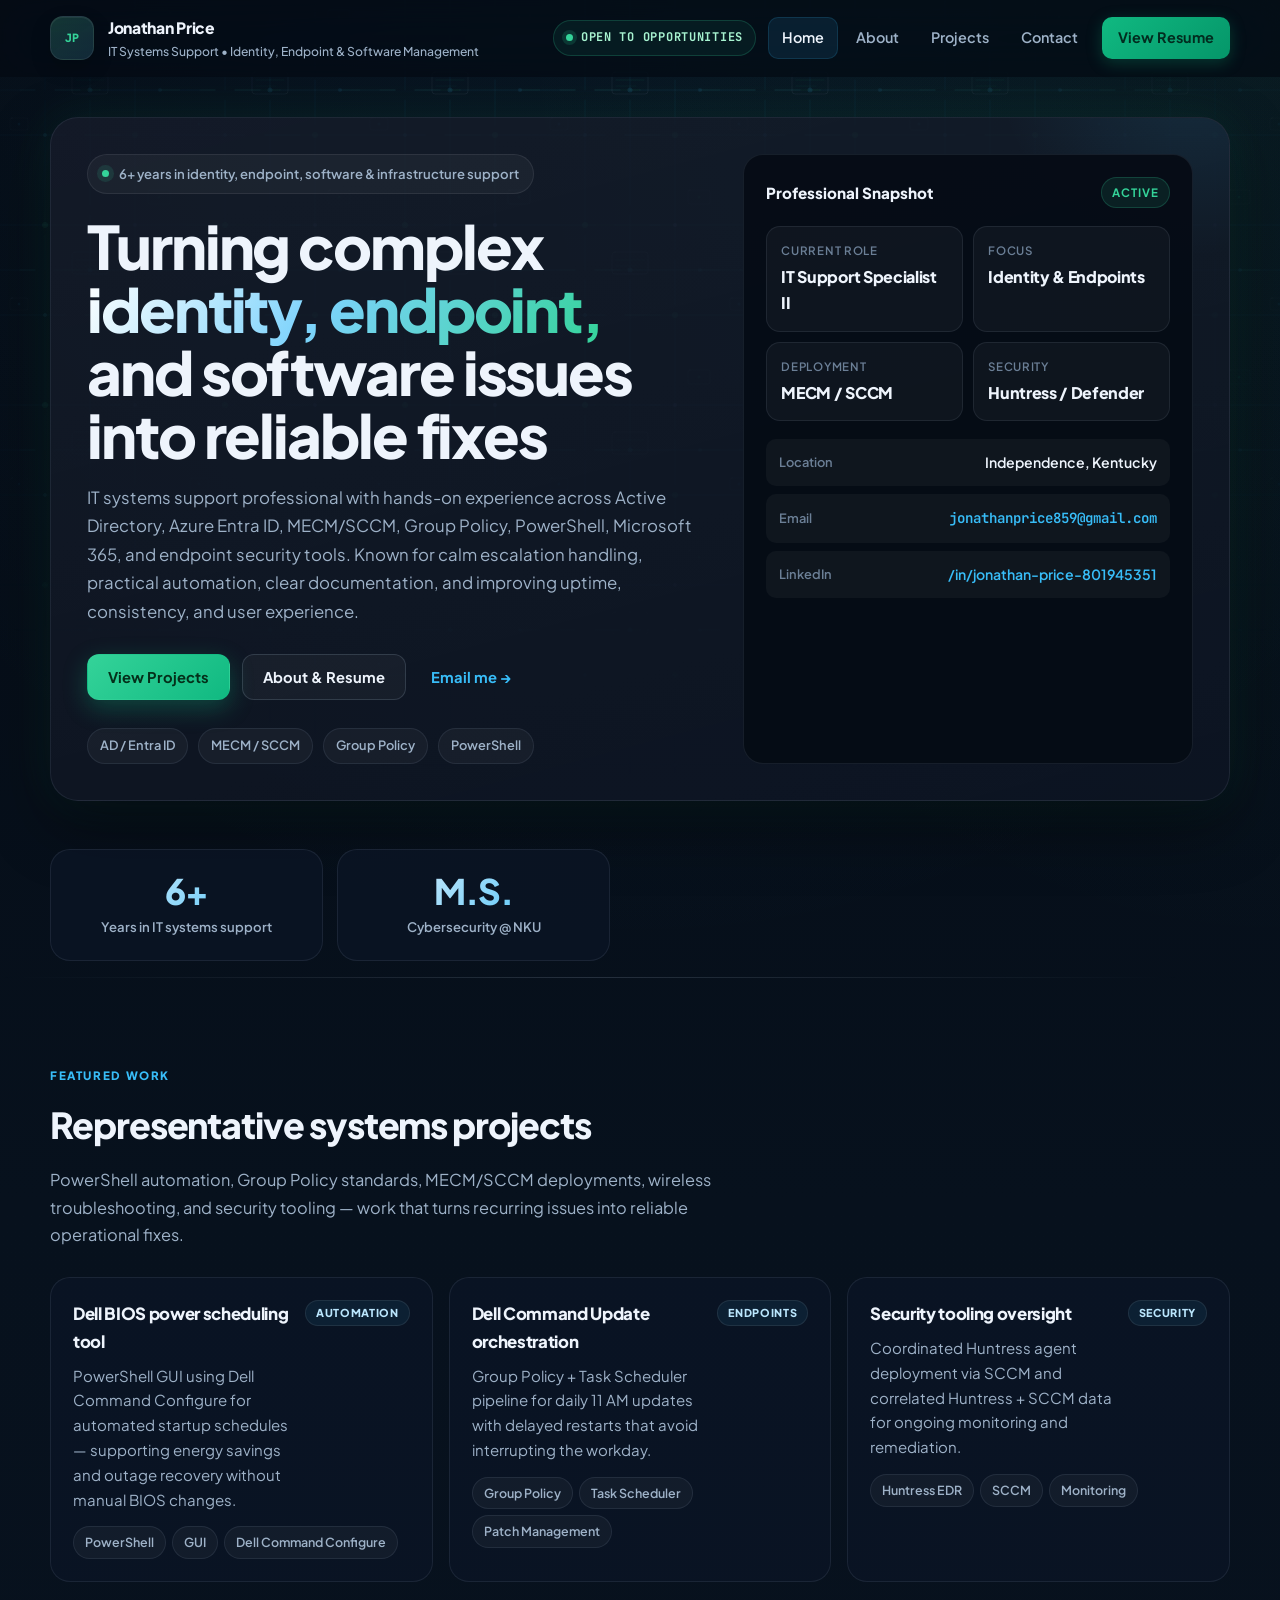
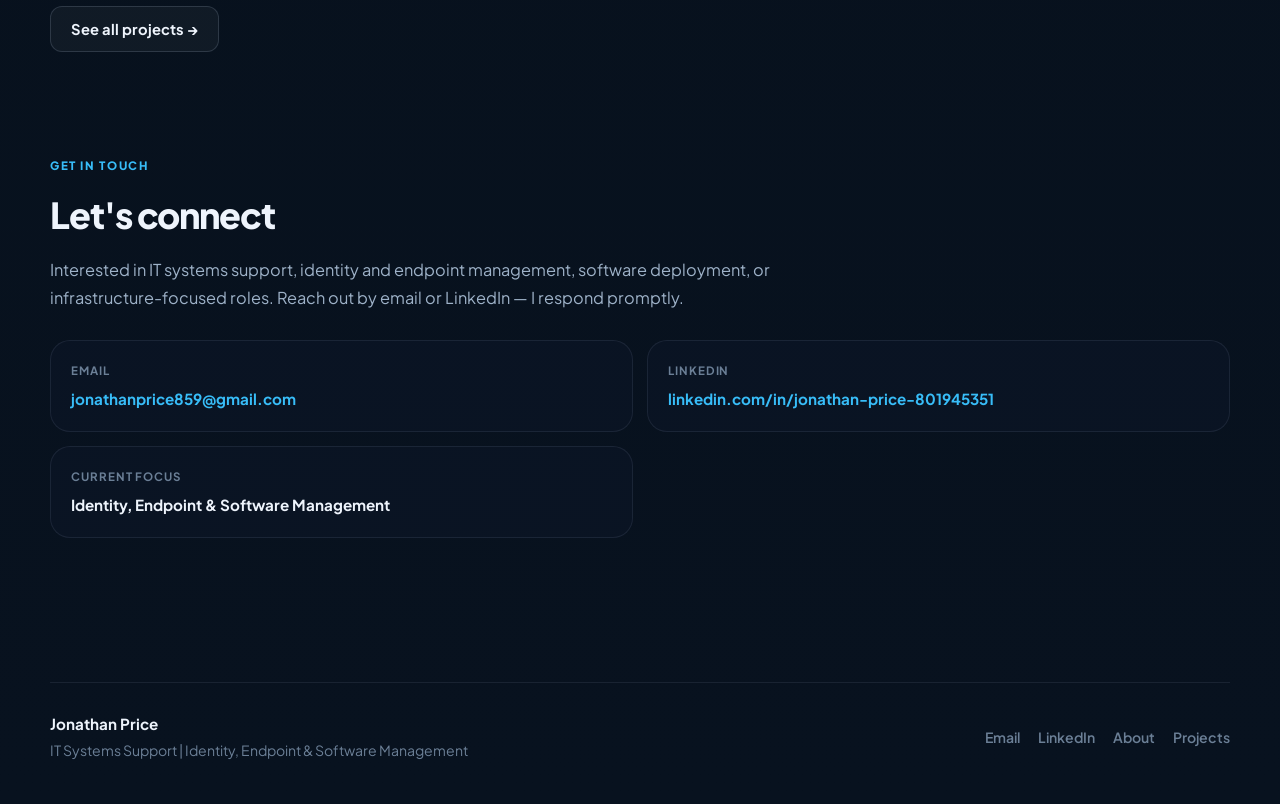
<file: index.html>
<!DOCTYPE html>
<html lang="en">
<head>
  <title>Jonathan Price | IT Systems Support | Identity, Endpoint &amp; Software Management</title>
  <meta name="description" content="Jonathan Price — IT systems support professional specializing in identity, endpoint, software management, and Microsoft-focused infrastructure operations." />
  <meta charset="UTF-8" />
  <meta name="viewport" content="width=device-width, initial-scale=1, viewport-fit=cover" />
  <meta name="theme-color" content="#060d18" />
  <link rel="preconnect" href="https://fonts.googleapis.com" />
  <link rel="preconnect" href="https://fonts.gstatic.com" crossorigin />
  <link href="https://fonts.googleapis.com/css2?family=JetBrains+Mono:wght@500;600&family=Plus+Jakarta+Sans:wght@400;500;600;700;800&display=swap" rel="stylesheet" />
  <link rel="stylesheet" href="styles.css" />
</head>
<body>
  <a class="skip-link" href="#overview">Skip to content</a>

  <header class="topbar" id="topbar">
    <div class="container topbar-inner">
      <a class="brand" href="index.html">
        <div class="brand-mark" aria-hidden="true"></div>
        <div class="brand-copy">
          <p class="brand-title">Jonathan Price</p>
          <p class="brand-subtitle">IT Systems Support • Identity, Endpoint &amp; Software Management</p>
        </div>
      </a>

      <div class="topbar-right">
        <div class="status-pill mono">Open to opportunities</div>
        <button class="nav-toggle" type="button" aria-label="Toggle navigation" aria-controls="site-nav" aria-expanded="false">
          <span class="bar"></span>
        </button>
        <nav class="nav" id="site-nav" aria-label="Primary">
          <a href="index.html">Home</a>
          <a href="about.html">About</a>
          <a href="projects.html">Projects</a>
          <a href="#contact">Contact</a>
          <a class="nav-cta" href="about.html#experience">View Resume</a>
        </nav>
      </div>
    </div>
  </header>

  <main>
    <section class="hero reveal" id="overview">
      <div class="container">
        <div class="hero-shell">
          <div class="hero-grid">
            <div class="hero-copy">
              <div class="eyebrow">
                <span class="dot"></span>
                6+ years in identity, endpoint, software &amp; infrastructure support
              </div>

              <h1>
                Turning complex <span class="accent">identity, endpoint,</span><br />
                and software issues into reliable fixes
              </h1>

              <p>
                IT systems support professional with hands-on experience across Active Directory, Azure Entra ID,
                MECM/SCCM, Group Policy, PowerShell, Microsoft 365, and endpoint security tools. Known for calm
                escalation handling, practical automation, clear documentation, and improving uptime, consistency,
                and user experience.
              </p>

              <div class="hero-actions">
                <a class="btn btn-primary" href="projects.html">View Projects</a>
                <a class="btn btn-secondary" href="about.html">About &amp; Resume</a>
                <a class="btn btn-ghost" href="mailto:jonathanprice859@gmail.com">Email me →</a>
              </div>

              <div class="hero-foot">
                <span class="inline-stat">AD / Entra ID</span>
                <span class="inline-stat">MECM / SCCM</span>
                <span class="inline-stat">Group Policy</span>
                <span class="inline-stat">PowerShell</span>
              </div>
            </div>

            <aside class="hero-panel" aria-label="Professional summary">
              <div class="panel-header">
                <h2 class="panel-title">Professional Snapshot</h2>
                <span class="panel-status">Active</span>
              </div>

              <div class="stat-grid">
                <div class="stat">
                  <div class="stat-label">Current Role</div>
                  <div class="stat-value">IT Support Specialist II</div>
                </div>
                <div class="stat">
                  <div class="stat-label">Focus</div>
                  <div class="stat-value">Identity &amp; Endpoints</div>
                </div>
                <div class="stat">
                  <div class="stat-label">Deployment</div>
                  <div class="stat-value">MECM / SCCM</div>
                </div>
                <div class="stat">
                  <div class="stat-label">Security</div>
                  <div class="stat-value">Huntress / Defender</div>
                </div>
              </div>

              <div class="panel-list">
                <div class="panel-item">
                  <span>Location</span>
                  <span>Independence, Kentucky</span>
                </div>
                <div class="panel-item">
                  <span>Email</span>
                  <span><a href="mailto:jonathanprice859@gmail.com" class="mono">jonathanprice859@gmail.com</a></span>
                </div>
                <div class="panel-item">
                  <span>LinkedIn</span>
                  <span><a href="https://linkedin.com/in/jonathan-price-801945351" target="_blank" rel="noreferrer">/in/jonathan-price-801945351</a></span>
                </div>
              </div>
            </aside>
          </div>
        </div>

        <div class="metrics-strip reveal">
          <div class="metric-card">
            <div class="metric-value">6+</div>
            <div class="metric-label">Years in IT systems support</div>
          </div>
          <div class="metric-card">
            <div class="metric-value">M.S.</div>
            <div class="metric-label">Cybersecurity @ NKU</div>
          </div>
        </div>
      </div>
    </section>

    <hr class="section-divider container reveal" />

    <section class="section reveal">
      <div class="container">
        <div class="section-header">
          <div class="section-kicker">Featured Work</div>
          <h2>Representative systems projects</h2>
          <p class="lead">
            PowerShell automation, Group Policy standards, MECM/SCCM deployments, wireless troubleshooting,
            and security tooling — work that turns recurring issues into reliable operational fixes.
          </p>
        </div>

        <div class="cards">
          <article class="card small">
            <div class="card-top">
              <div>
                <h3>Dell BIOS power scheduling tool</h3>
                <p>PowerShell GUI using Dell Command Configure for automated startup schedules — supporting energy savings and outage recovery without manual BIOS changes.</p>
              </div>
              <span class="badge">Automation</span>
            </div>
            <div class="tags">
              <span class="tag">PowerShell</span>
              <span class="tag">GUI</span>
              <span class="tag">Dell Command Configure</span>
            </div>
          </article>

          <article class="card small">
            <div class="card-top">
              <div>
                <h3>Dell Command Update orchestration</h3>
                <p>Group Policy + Task Scheduler pipeline for daily 11 AM updates with delayed restarts that avoid interrupting the workday.</p>
              </div>
              <span class="badge">Endpoints</span>
            </div>
            <div class="tags">
              <span class="tag">Group Policy</span>
              <span class="tag">Task Scheduler</span>
              <span class="tag">Patch Management</span>
            </div>
          </article>

          <article class="card small">
            <div class="card-top">
              <div>
                <h3>Security tooling oversight</h3>
                <p>Coordinated Huntress agent deployment via SCCM and correlated Huntress + SCCM data for ongoing monitoring and remediation.</p>
              </div>
              <span class="badge">Security</span>
            </div>
            <div class="tags">
              <span class="tag">Huntress EDR</span>
              <span class="tag">SCCM</span>
              <span class="tag">Monitoring</span>
            </div>
          </article>
        </div>

        <p style="margin-top: 24px;">
          <a class="btn btn-secondary" href="projects.html">See all projects →</a>
        </p>
      </div>
    </section>

    <section class="section reveal" id="contact">
      <div class="container">
        <div class="section-header">
          <div class="section-kicker">Get In Touch</div>
          <h2>Let's connect</h2>
          <p class="lead">
            Interested in IT systems support, identity and endpoint management, software deployment,
            or infrastructure-focused roles. Reach out by email or LinkedIn — I respond promptly.
          </p>
        </div>

        <div class="contact-grid">
          <div class="contact-card">
            <span class="contact-card-label">Email</span>
            <span class="contact-card-value"><a href="mailto:jonathanprice859@gmail.com">jonathanprice859@gmail.com</a></span>
          </div>
          <div class="contact-card">
            <span class="contact-card-label">LinkedIn</span>
            <span class="contact-card-value"><a href="https://linkedin.com/in/jonathan-price-801945351" target="_blank" rel="noreferrer">linkedin.com/in/jonathan-price-801945351</a></span>
          </div>
          <div class="contact-card">
            <span class="contact-card-label">Current Focus</span>
            <span class="contact-card-value">Identity, Endpoint &amp; Software Management</span>
          </div>
        </div>
      </div>
    </section>
  </main>

  <footer class="footer">
    <div class="container footer-shell">
      <div>
        <strong>Jonathan Price</strong><br />
        <span>IT Systems Support | Identity, Endpoint &amp; Software Management</span>
      </div>
      <div class="footer-links">
        <a href="mailto:jonathanprice859@gmail.com">Email</a>
        <a href="https://linkedin.com/in/jonathan-price-801945351" target="_blank" rel="noreferrer">LinkedIn</a>
        <a href="about.html">About</a>
        <a href="projects.html">Projects</a>
      </div>
    </div>
  </footer>

  <script src="script.js"></script>
</body>
</html>
</file>
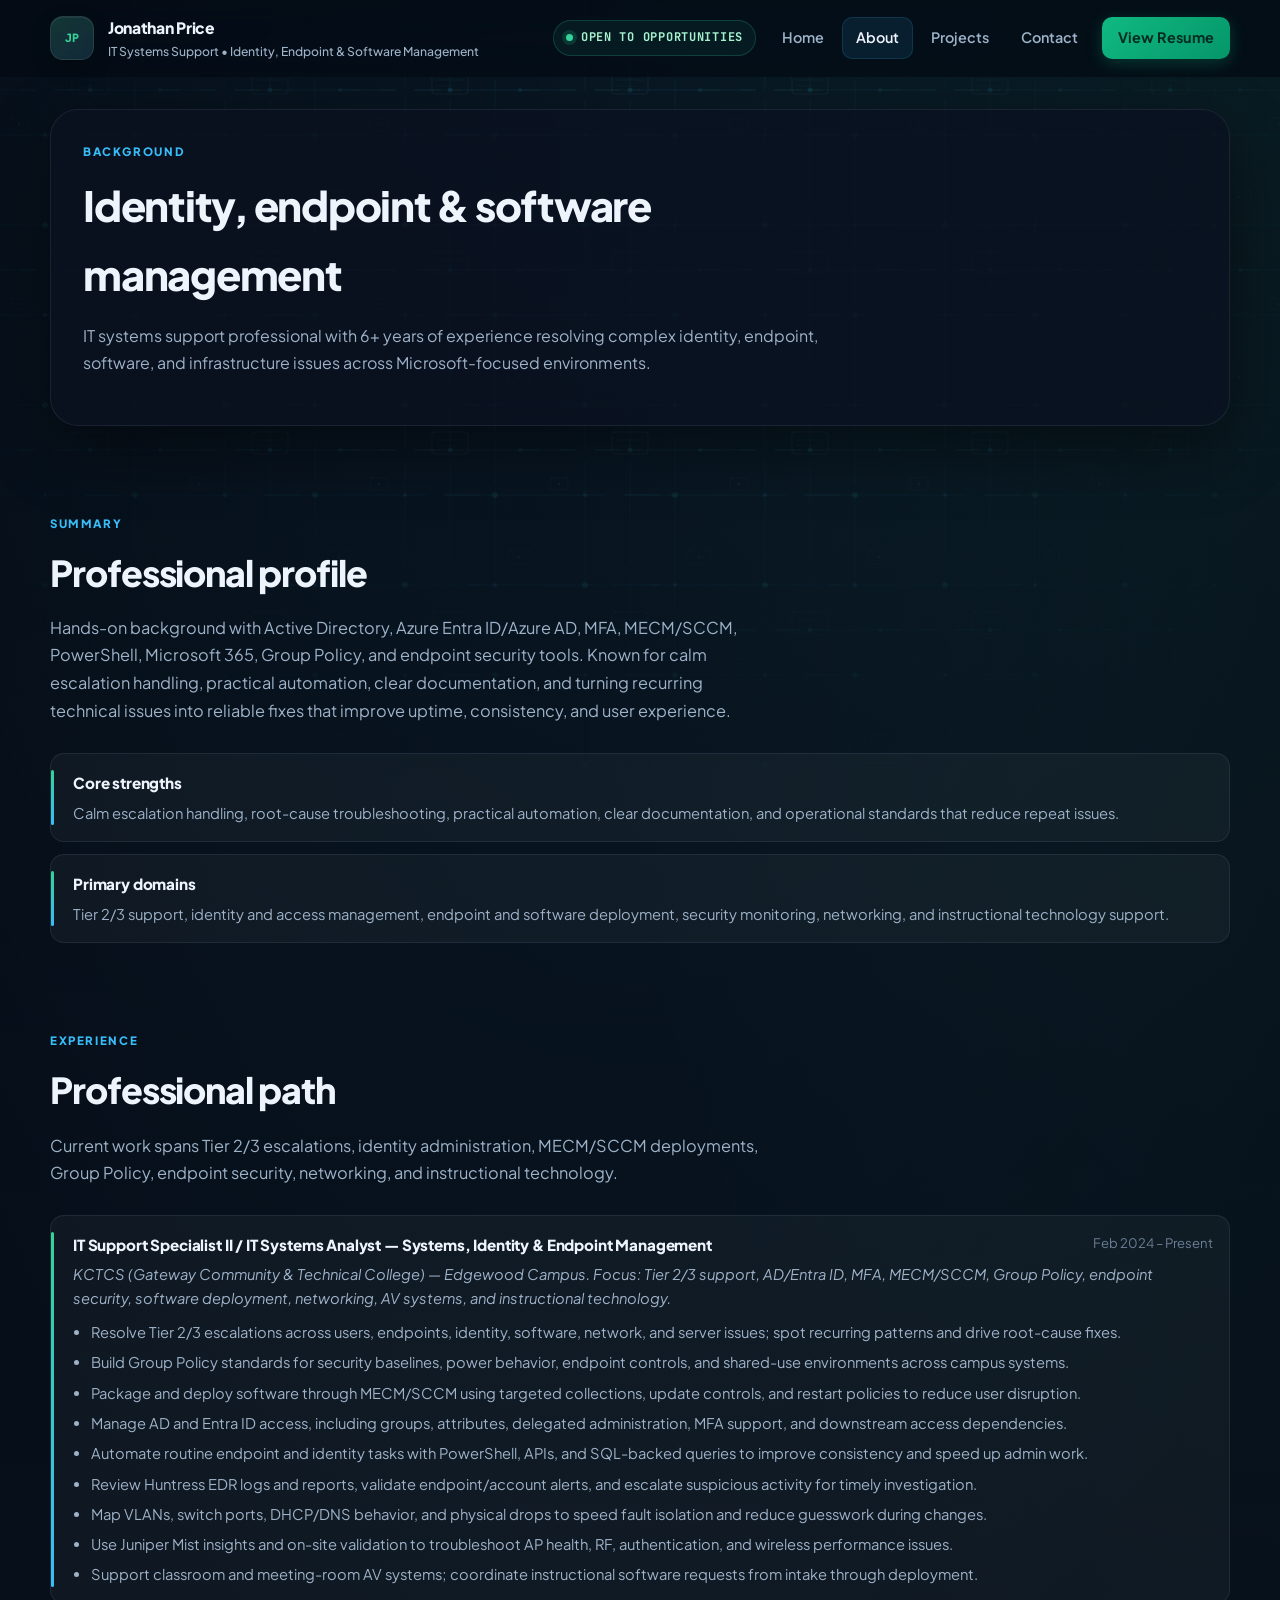
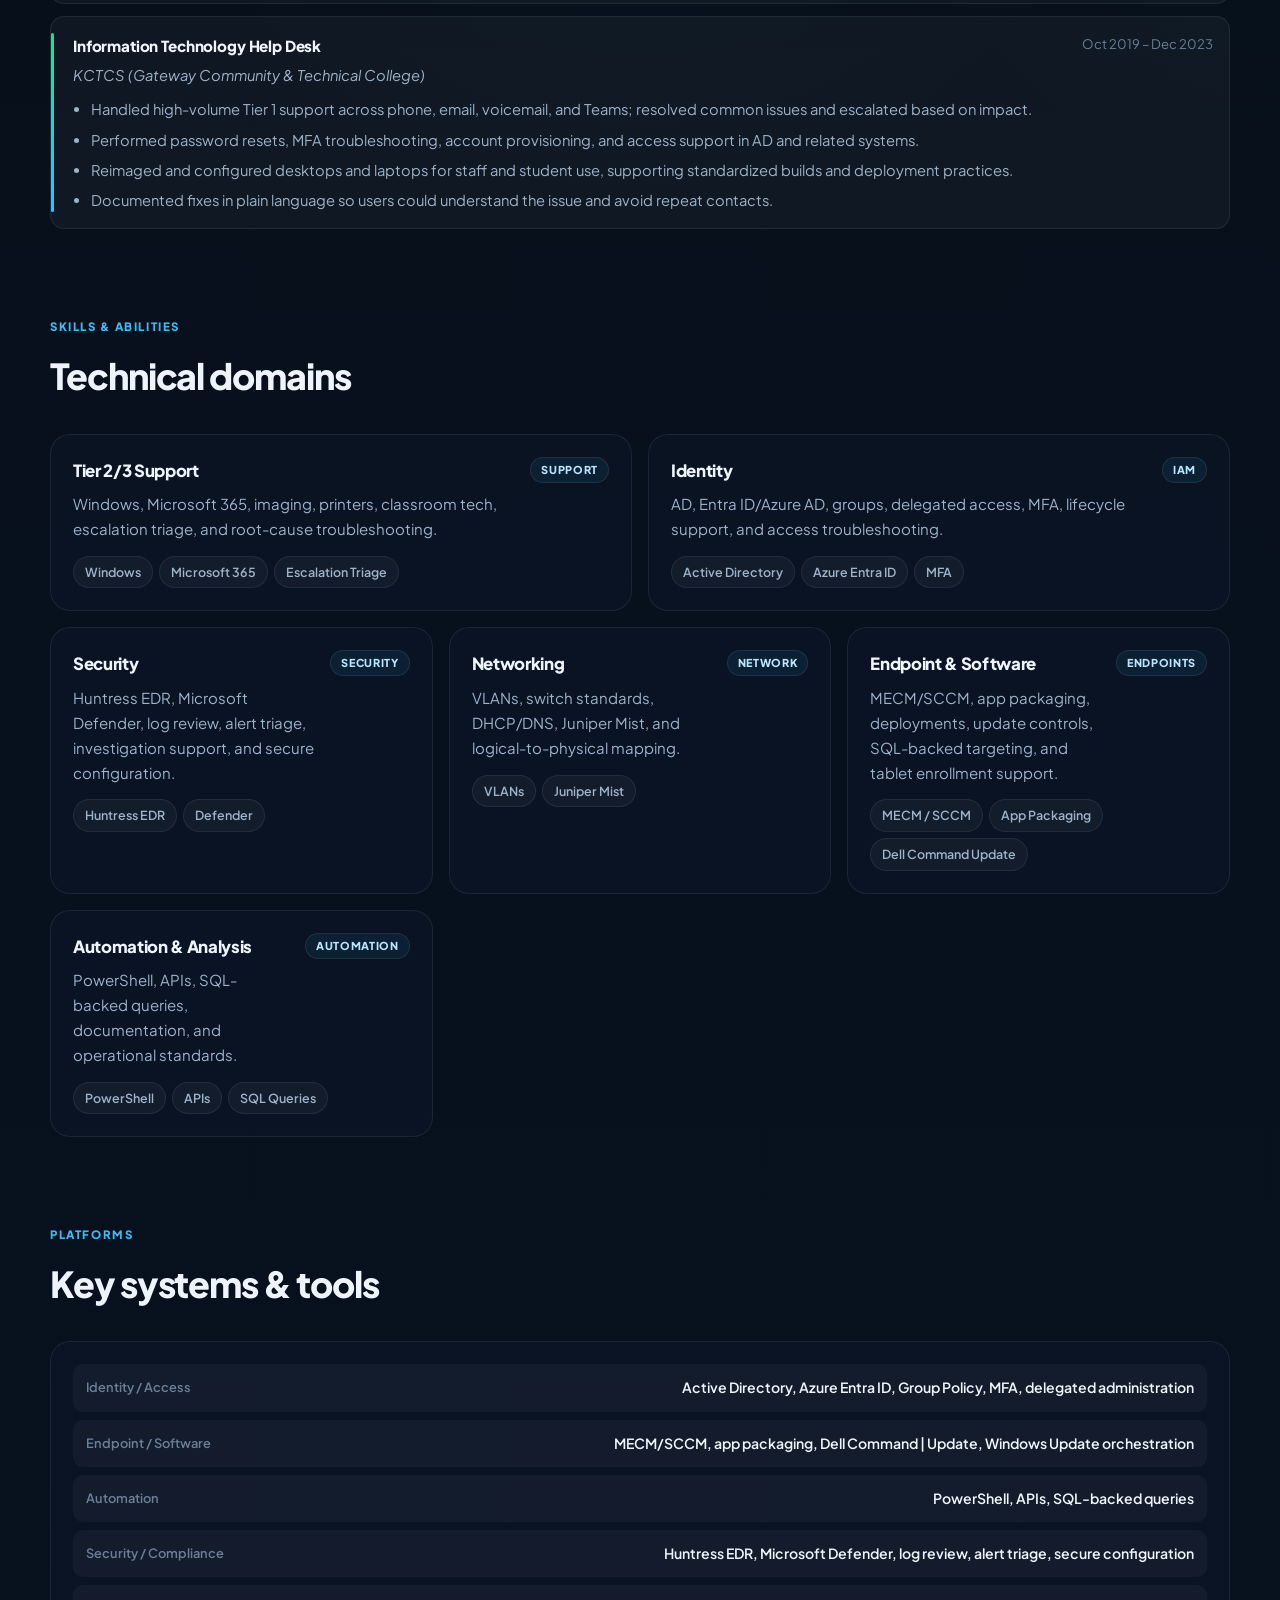
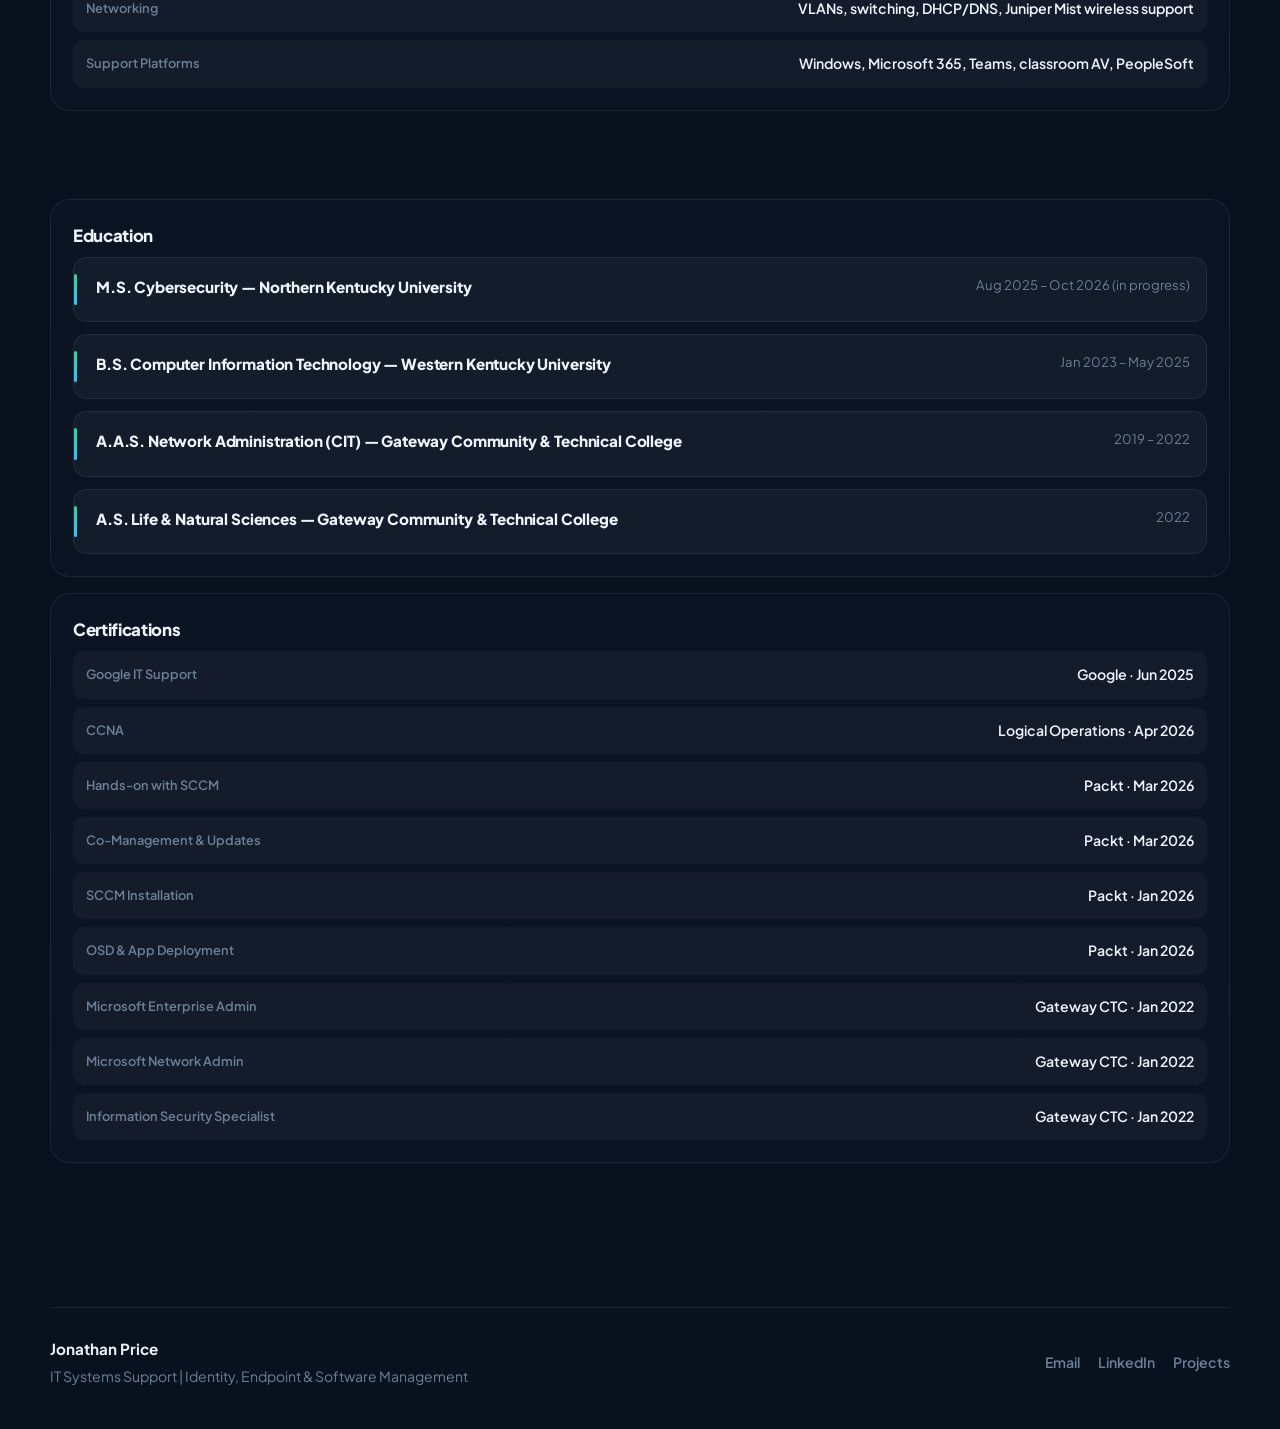
<file: about.html>
<!DOCTYPE html>
<html lang="en">
<head>
  <title>About | Jonathan Price</title>
  <meta name="description" content="About Jonathan Price — IT systems support professional with experience in identity, endpoint, software management, MECM/SCCM, and Microsoft-focused infrastructure." />
  <meta charset="UTF-8" />
  <meta name="viewport" content="width=device-width, initial-scale=1, viewport-fit=cover" />
  <meta name="theme-color" content="#060d18" />
  <link rel="preconnect" href="https://fonts.googleapis.com" />
  <link rel="preconnect" href="https://fonts.gstatic.com" crossorigin />
  <link href="https://fonts.googleapis.com/css2?family=JetBrains+Mono:wght@500;600&family=Plus+Jakarta+Sans:wght@400;500;600;700;800&display=swap" rel="stylesheet" />
  <link rel="stylesheet" href="styles.css" />
</head>
<body>
  <a class="skip-link" href="#about-main">Skip to content</a>

  <header class="topbar" id="topbar">
    <div class="container topbar-inner">
      <a class="brand" href="index.html">
        <div class="brand-mark" aria-hidden="true"></div>
        <div class="brand-copy">
          <p class="brand-title">Jonathan Price</p>
          <p class="brand-subtitle">IT Systems Support • Identity, Endpoint &amp; Software Management</p>
        </div>
      </a>
      <div class="topbar-right">
        <div class="status-pill mono">Open to opportunities</div>
        <button class="nav-toggle" type="button" aria-label="Toggle navigation" aria-controls="site-nav" aria-expanded="false">
          <span class="bar"></span>
        </button>
        <nav class="nav" id="site-nav" aria-label="Primary">
          <a href="index.html">Home</a>
          <a href="about.html">About</a>
          <a href="projects.html">Projects</a>
          <a href="index.html#contact">Contact</a>
          <a class="nav-cta" href="#experience">View Resume</a>
        </nav>
      </div>
    </div>
  </header>

  <main id="about-main">
    <section class="page-hero reveal">
      <div class="container">
        <div class="page-shell">
          <div class="section-kicker">Background</div>
          <h1>Identity, endpoint &amp; software management</h1>
          <p class="page-meta">
            IT systems support professional with 6+ years of experience resolving complex identity,
            endpoint, software, and infrastructure issues across Microsoft-focused environments.
          </p>
        </div>
      </div>
    </section>

    <section class="section reveal">
      <div class="container">
        <div class="section-header">
          <div class="section-kicker">Summary</div>
          <h2>Professional profile</h2>
          <p class="lead">
            Hands-on background with Active Directory, Azure Entra ID/Azure AD, MFA, MECM/SCCM, PowerShell,
            Microsoft 365, Group Policy, and endpoint security tools. Known for calm escalation handling,
            practical automation, clear documentation, and turning recurring technical issues into reliable
            fixes that improve uptime, consistency, and user experience.
          </p>
        </div>
        <div class="timeline">
          <div class="timeline-item">
            <div class="timeline-top">
              <div class="timeline-title">Core strengths</div>
            </div>
            <p>Calm escalation handling, root-cause troubleshooting, practical automation, clear documentation, and operational standards that reduce repeat issues.</p>
          </div>
          <div class="timeline-item">
            <div class="timeline-top">
              <div class="timeline-title">Primary domains</div>
            </div>
            <p>Tier 2/3 support, identity and access management, endpoint and software deployment, security monitoring, networking, and instructional technology support.</p>
          </div>
        </div>
      </div>
    </section>

    <section class="section reveal" id="experience">
      <div class="container">
        <div class="section-header">
          <div class="section-kicker">Experience</div>
          <h2>Professional path</h2>
          <p class="lead">Current work spans Tier 2/3 escalations, identity administration, MECM/SCCM deployments, Group Policy, endpoint security, networking, and instructional technology.</p>
        </div>
        <div class="timeline">
          <div class="timeline-item">
            <div class="timeline-top">
              <div class="timeline-title">IT Support Specialist II / IT Systems Analyst — Systems, Identity &amp; Endpoint Management</div>
              <div class="timeline-date">Feb 2024 – Present</div>
            </div>
            <p class="focus-areas">KCTCS (Gateway Community &amp; Technical College) — Edgewood Campus. Focus: Tier 2/3 support, AD/Entra ID, MFA, MECM/SCCM, Group Policy, endpoint security, software deployment, networking, AV systems, and instructional technology.</p>
            <ul class="bullet-list">
              <li>Resolve Tier 2/3 escalations across users, endpoints, identity, software, network, and server issues; spot recurring patterns and drive root-cause fixes.</li>
              <li>Build Group Policy standards for security baselines, power behavior, endpoint controls, and shared-use environments across campus systems.</li>
              <li>Package and deploy software through MECM/SCCM using targeted collections, update controls, and restart policies to reduce user disruption.</li>
              <li>Manage AD and Entra ID access, including groups, attributes, delegated administration, MFA support, and downstream access dependencies.</li>
              <li>Automate routine endpoint and identity tasks with PowerShell, APIs, and SQL-backed queries to improve consistency and speed up admin work.</li>
              <li>Review Huntress EDR logs and reports, validate endpoint/account alerts, and escalate suspicious activity for timely investigation.</li>
              <li>Map VLANs, switch ports, DHCP/DNS behavior, and physical drops to speed fault isolation and reduce guesswork during changes.</li>
              <li>Use Juniper Mist insights and on-site validation to troubleshoot AP health, RF, authentication, and wireless performance issues.</li>
              <li>Support classroom and meeting-room AV systems; coordinate instructional software requests from intake through deployment.</li>
            </ul>
          </div>
          <div class="timeline-item">
            <div class="timeline-top">
              <div class="timeline-title">Information Technology Help Desk</div>
              <div class="timeline-date">Oct 2019 – Dec 2023</div>
            </div>
            <p class="focus-areas">KCTCS (Gateway Community &amp; Technical College)</p>
            <ul class="bullet-list">
              <li>Handled high-volume Tier 1 support across phone, email, voicemail, and Teams; resolved common issues and escalated based on impact.</li>
              <li>Performed password resets, MFA troubleshooting, account provisioning, and access support in AD and related systems.</li>
              <li>Reimaged and configured desktops and laptops for staff and student use, supporting standardized builds and deployment practices.</li>
              <li>Documented fixes in plain language so users could understand the issue and avoid repeat contacts.</li>
            </ul>
          </div>
        </div>
      </div>
    </section>

    <section class="section reveal" id="domains">
      <div class="container">
        <div class="section-header">
          <div class="section-kicker">Skills &amp; Abilities</div>
          <h2>Technical domains</h2>
        </div>
        <div class="cards">
          <article class="card">
            <div class="card-top">
              <div>
                <h3>Tier 2/3 Support</h3>
                <p>Windows, Microsoft 365, imaging, printers, classroom tech, escalation triage, and root-cause troubleshooting.</p>
              </div>
              <span class="badge">Support</span>
            </div>
            <div class="tags">
              <span class="tag">Windows</span>
              <span class="tag">Microsoft 365</span>
              <span class="tag">Escalation Triage</span>
            </div>
          </article>
          <article class="card">
            <div class="card-top">
              <div>
                <h3>Identity</h3>
                <p>AD, Entra ID/Azure AD, groups, delegated access, MFA, lifecycle support, and access troubleshooting.</p>
              </div>
              <span class="badge">IAM</span>
            </div>
            <div class="tags">
              <span class="tag">Active Directory</span>
              <span class="tag">Azure Entra ID</span>
              <span class="tag">MFA</span>
            </div>
          </article>
          <article class="card small">
            <div class="card-top">
              <div>
                <h3>Security</h3>
                <p>Huntress EDR, Microsoft Defender, log review, alert triage, investigation support, and secure configuration.</p>
              </div>
              <span class="badge">Security</span>
            </div>
            <div class="tags">
              <span class="tag">Huntress EDR</span>
              <span class="tag">Defender</span>
            </div>
          </article>
          <article class="card small">
            <div class="card-top">
              <div>
                <h3>Networking</h3>
                <p>VLANs, switch standards, DHCP/DNS, Juniper Mist, and logical-to-physical mapping.</p>
              </div>
              <span class="badge">Network</span>
            </div>
            <div class="tags">
              <span class="tag">VLANs</span>
              <span class="tag">Juniper Mist</span>
            </div>
          </article>
          <article class="card small">
            <div class="card-top">
              <div>
                <h3>Endpoint &amp; Software</h3>
                <p>MECM/SCCM, app packaging, deployments, update controls, SQL-backed targeting, and tablet enrollment support.</p>
              </div>
              <span class="badge">Endpoints</span>
            </div>
            <div class="tags">
              <span class="tag">MECM / SCCM</span>
              <span class="tag">App Packaging</span>
              <span class="tag">Dell Command Update</span>
            </div>
          </article>
          <article class="card small">
            <div class="card-top">
              <div>
                <h3>Automation &amp; Analysis</h3>
                <p>PowerShell, APIs, SQL-backed queries, documentation, and operational standards.</p>
              </div>
              <span class="badge">Automation</span>
            </div>
            <div class="tags">
              <span class="tag">PowerShell</span>
              <span class="tag">APIs</span>
              <span class="tag">SQL Queries</span>
            </div>
          </article>
        </div>
      </div>
    </section>

    <section class="section reveal" id="systems">
      <div class="container">
        <div class="section-header">
          <div class="section-kicker">Platforms</div>
          <h2>Key systems &amp; tools</h2>
        </div>
        <div class="card full">
          <div class="panel-list">
            <div class="panel-item">
              <span>Identity / Access</span>
              <span>Active Directory, Azure Entra ID, Group Policy, MFA, delegated administration</span>
            </div>
            <div class="panel-item">
              <span>Endpoint / Software</span>
              <span>MECM/SCCM, app packaging, Dell Command | Update, Windows Update orchestration</span>
            </div>
            <div class="panel-item">
              <span>Automation</span>
              <span>PowerShell, APIs, SQL-backed queries</span>
            </div>
            <div class="panel-item">
              <span>Security / Compliance</span>
              <span>Huntress EDR, Microsoft Defender, log review, alert triage, secure configuration</span>
            </div>
            <div class="panel-item">
              <span>Networking</span>
              <span>VLANs, switching, DHCP/DNS, Juniper Mist wireless support</span>
            </div>
            <div class="panel-item">
              <span>Support Platforms</span>
              <span>Windows, Microsoft 365, Teams, classroom AV, PeopleSoft</span>
            </div>
          </div>
        </div>
      </div>
    </section>

    <section class="section reveal" id="resume">
      <div class="container">
        <div class="two-col">
          <div class="card">
            <h3>Education</h3>
            <div class="timeline">
              <div class="timeline-item">
                <div class="timeline-top">
                  <div class="timeline-title">M.S. Cybersecurity — Northern Kentucky University</div>
                  <div class="timeline-date">Aug 2025 – Oct 2026 (in progress)</div>
                </div>
              </div>
              <div class="timeline-item">
                <div class="timeline-top">
                  <div class="timeline-title">B.S. Computer Information Technology — Western Kentucky University</div>
                  <div class="timeline-date">Jan 2023 – May 2025</div>
                </div>
              </div>
              <div class="timeline-item">
                <div class="timeline-top">
                  <div class="timeline-title">A.A.S. Network Administration (CIT) — Gateway Community &amp; Technical College</div>
                  <div class="timeline-date">2019 – 2022</div>
                </div>
              </div>
              <div class="timeline-item">
                <div class="timeline-top">
                  <div class="timeline-title">A.S. Life &amp; Natural Sciences — Gateway Community &amp; Technical College</div>
                  <div class="timeline-date">2022</div>
                </div>
              </div>
            </div>
          </div>
          <div class="card">
            <h3>Certifications</h3>
            <div class="panel-list">
              <div class="panel-item">
                <span>Google IT Support</span>
                <span>Google · Jun 2025</span>
              </div>
              <div class="panel-item">
                <span>CCNA</span>
                <span>Logical Operations · Apr 2026</span>
              </div>
              <div class="panel-item">
                <span>Hands-on with SCCM</span>
                <span>Packt · Mar 2026</span>
              </div>
              <div class="panel-item">
                <span>Co-Management &amp; Updates</span>
                <span>Packt · Mar 2026</span>
              </div>
              <div class="panel-item">
                <span>SCCM Installation</span>
                <span>Packt · Jan 2026</span>
              </div>
              <div class="panel-item">
                <span>OSD &amp; App Deployment</span>
                <span>Packt · Jan 2026</span>
              </div>
              <div class="panel-item">
                <span>Microsoft Enterprise Admin</span>
                <span>Gateway CTC · Jan 2022</span>
              </div>
              <div class="panel-item">
                <span>Microsoft Network Admin</span>
                <span>Gateway CTC · Jan 2022</span>
              </div>
              <div class="panel-item">
                <span>Information Security Specialist</span>
                <span>Gateway CTC · Jan 2022</span>
              </div>
            </div>
          </div>
        </div>
      </div>
    </section>
  </main>

  <footer class="footer">
    <div class="container footer-shell">
      <div>
        <strong>Jonathan Price</strong><br />
        <span>IT Systems Support | Identity, Endpoint &amp; Software Management</span>
      </div>
      <div class="footer-links">
        <a href="mailto:jonathanprice859@gmail.com">Email</a>
        <a href="https://linkedin.com/in/jonathan-price-801945351" target="_blank" rel="noreferrer">LinkedIn</a>
        <a href="projects.html">Projects</a>
      </div>
    </div>
  </footer>

  <script src="script.js"></script>
</body>
</html>
</file>
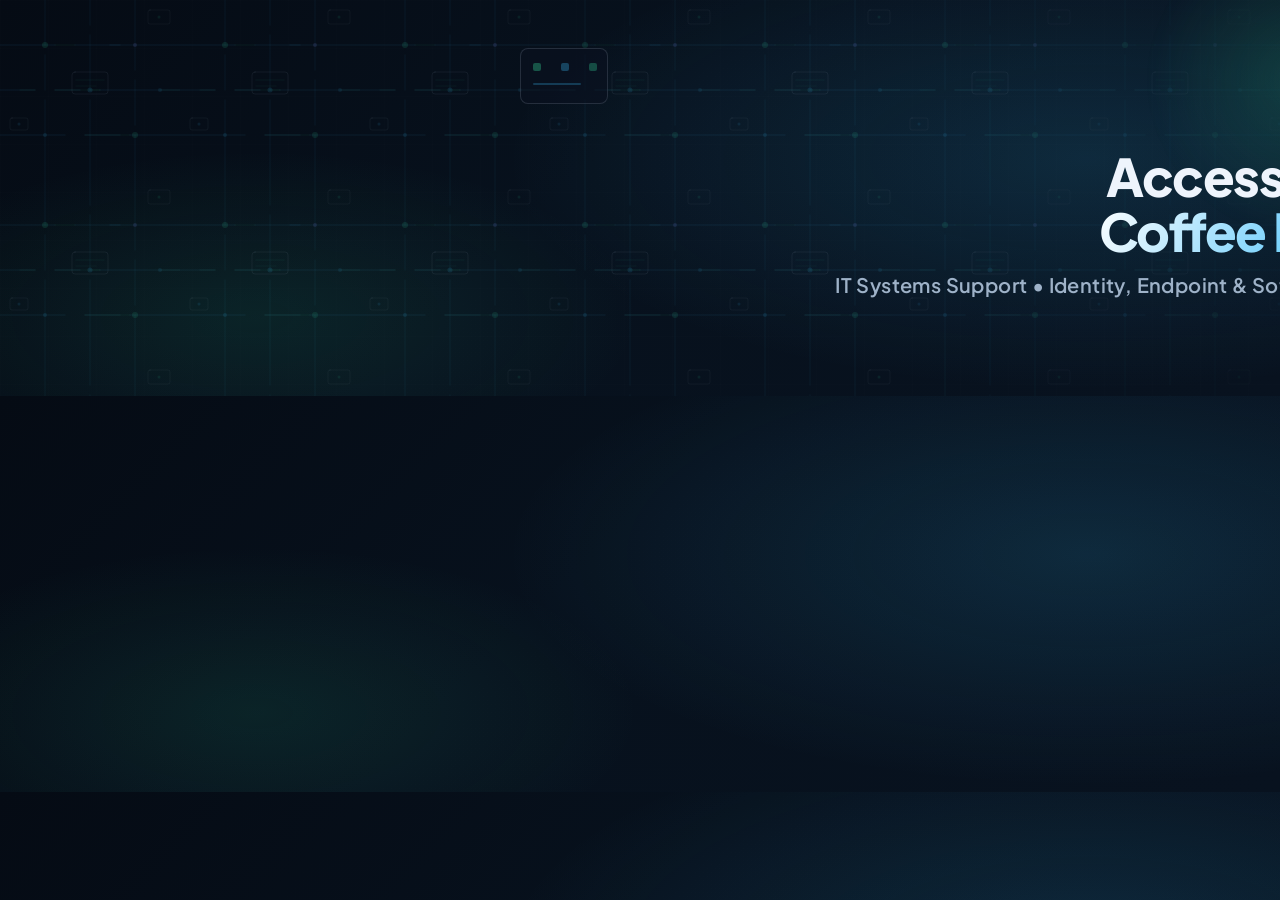
<file: linkedin-banner.html>
<!DOCTYPE html>
<html lang="en">
<head>
  <meta charset="UTF-8" />
  <title>LinkedIn Banner</title>
  <link href="https://fonts.googleapis.com/css2?family=JetBrains+Mono:wght@500;600&family=Plus+Jakarta+Sans:wght@600;700;800&display=swap" rel="stylesheet" />
  <style>
    * { box-sizing: border-box; margin: 0; padding: 0; }

    body {
      width: 1584px;
      height: 396px;
      overflow: hidden;
      font-family: "Plus Jakarta Sans", "Segoe UI", sans-serif;
      background:
        radial-gradient(ellipse 70% 90% at 85% 40%, rgba(56, 189, 248, 0.14), transparent 65%),
        radial-gradient(ellipse 50% 70% at 20% 80%, rgba(52, 211, 153, 0.1), transparent 60%),
        linear-gradient(135deg, #050b14 0%, #07111d 45%, #08121f 100%);
      position: relative;
    }

    .circuit {
      position: absolute;
      inset: 0;
      opacity: 0.55;
      background-image: url("circuit-bg.svg");
      background-size: 180px 180px;
      mask-image: linear-gradient(90deg, black 10%, black 55%, transparent 95%);
    }

    .grid {
      position: absolute;
      inset: 0;
      opacity: 0.25;
      background-image:
        linear-gradient(rgba(255,255,255,0.03) 1px, transparent 1px),
        linear-gradient(90deg, rgba(255,255,255,0.03) 1px, transparent 1px);
      background-size: 48px 48px;
    }

    .glow {
      position: absolute;
      width: 320px;
      height: 320px;
      right: 120px;
      top: -80px;
      border-radius: 50%;
      background: radial-gradient(circle, rgba(52, 211, 153, 0.18), transparent 68%);
      filter: blur(8px);
    }

    .content {
      position: absolute;
      right: 72px;
      top: 50%;
      transform: translateY(-50%);
      text-align: right;
      max-width: 920px;
      z-index: 2;
    }

    .eyebrow {
      display: inline-flex;
      align-items: center;
      gap: 10px;
      padding: 7px 14px;
      border-radius: 999px;
      border: 1px solid rgba(52, 211, 153, 0.25);
      background: rgba(52, 211, 153, 0.08);
      color: #a7f3d0;
      font-family: "JetBrains Mono", monospace;
      font-size: 13px;
      font-weight: 600;
      letter-spacing: 0.08em;
      text-transform: uppercase;
      margin-bottom: 18px;
    }

    .eyebrow .dot {
      width: 7px;
      height: 7px;
      border-radius: 50%;
      background: #34d399;
      box-shadow: 0 0 0 4px rgba(52, 211, 153, 0.15);
    }

    h1 {
      font-size: 52px;
      font-weight: 800;
      letter-spacing: -0.03em;
      line-height: 1.05;
      color: #eef4fc;
      margin-bottom: 14px;
    }

    h1 .accent {
      background: linear-gradient(120deg, #fff 0%, #7dd3fc 45%, #34d399 100%);
      -webkit-background-clip: text;
      background-clip: text;
      color: transparent;
    }

    .sub {
      font-size: 20px;
      font-weight: 600;
      color: #9eb2c8;
      letter-spacing: 0.02em;
    }

    .sub span {
      color: #38bdf8;
      font-family: "JetBrains Mono", monospace;
      font-size: 17px;
    }

    .chip {
      position: absolute;
      left: 520px;
      top: 48px;
      width: 88px;
      height: 56px;
      border: 1px solid rgba(148, 163, 184, 0.2);
      border-radius: 8px;
      background: rgba(10, 18, 32, 0.6);
    }

    .chip::before,
    .chip::after {
      content: "";
      position: absolute;
      background: rgba(52, 211, 153, 0.35);
      border-radius: 2px;
    }

    .chip::before { width: 8px; height: 8px; left: 12px; top: 14px; box-shadow: 28px 0 0 rgba(56,189,248,0.3), 56px 0 0 rgba(52,211,153,0.3); }
    .chip::after { width: 48px; height: 2px; left: 12px; top: 34px; background: rgba(56,189,248,0.25); }
  </style>
</head>
<body>
  <div class="circuit"></div>
  <div class="grid"></div>
  <div class="glow"></div>
  <div class="chip" aria-hidden="true"></div>

  <div class="content">
    <div class="eyebrow"><span class="dot"></span> Status: Online</div>
    <h1>Access Granted.<br /><span class="accent">Coffee Required.</span></h1>
    <p class="sub">IT Systems Support • Identity, Endpoint &amp; Software • <span>PowerShell.exe</span></p>
  </div>
</body>
</html>
</file>
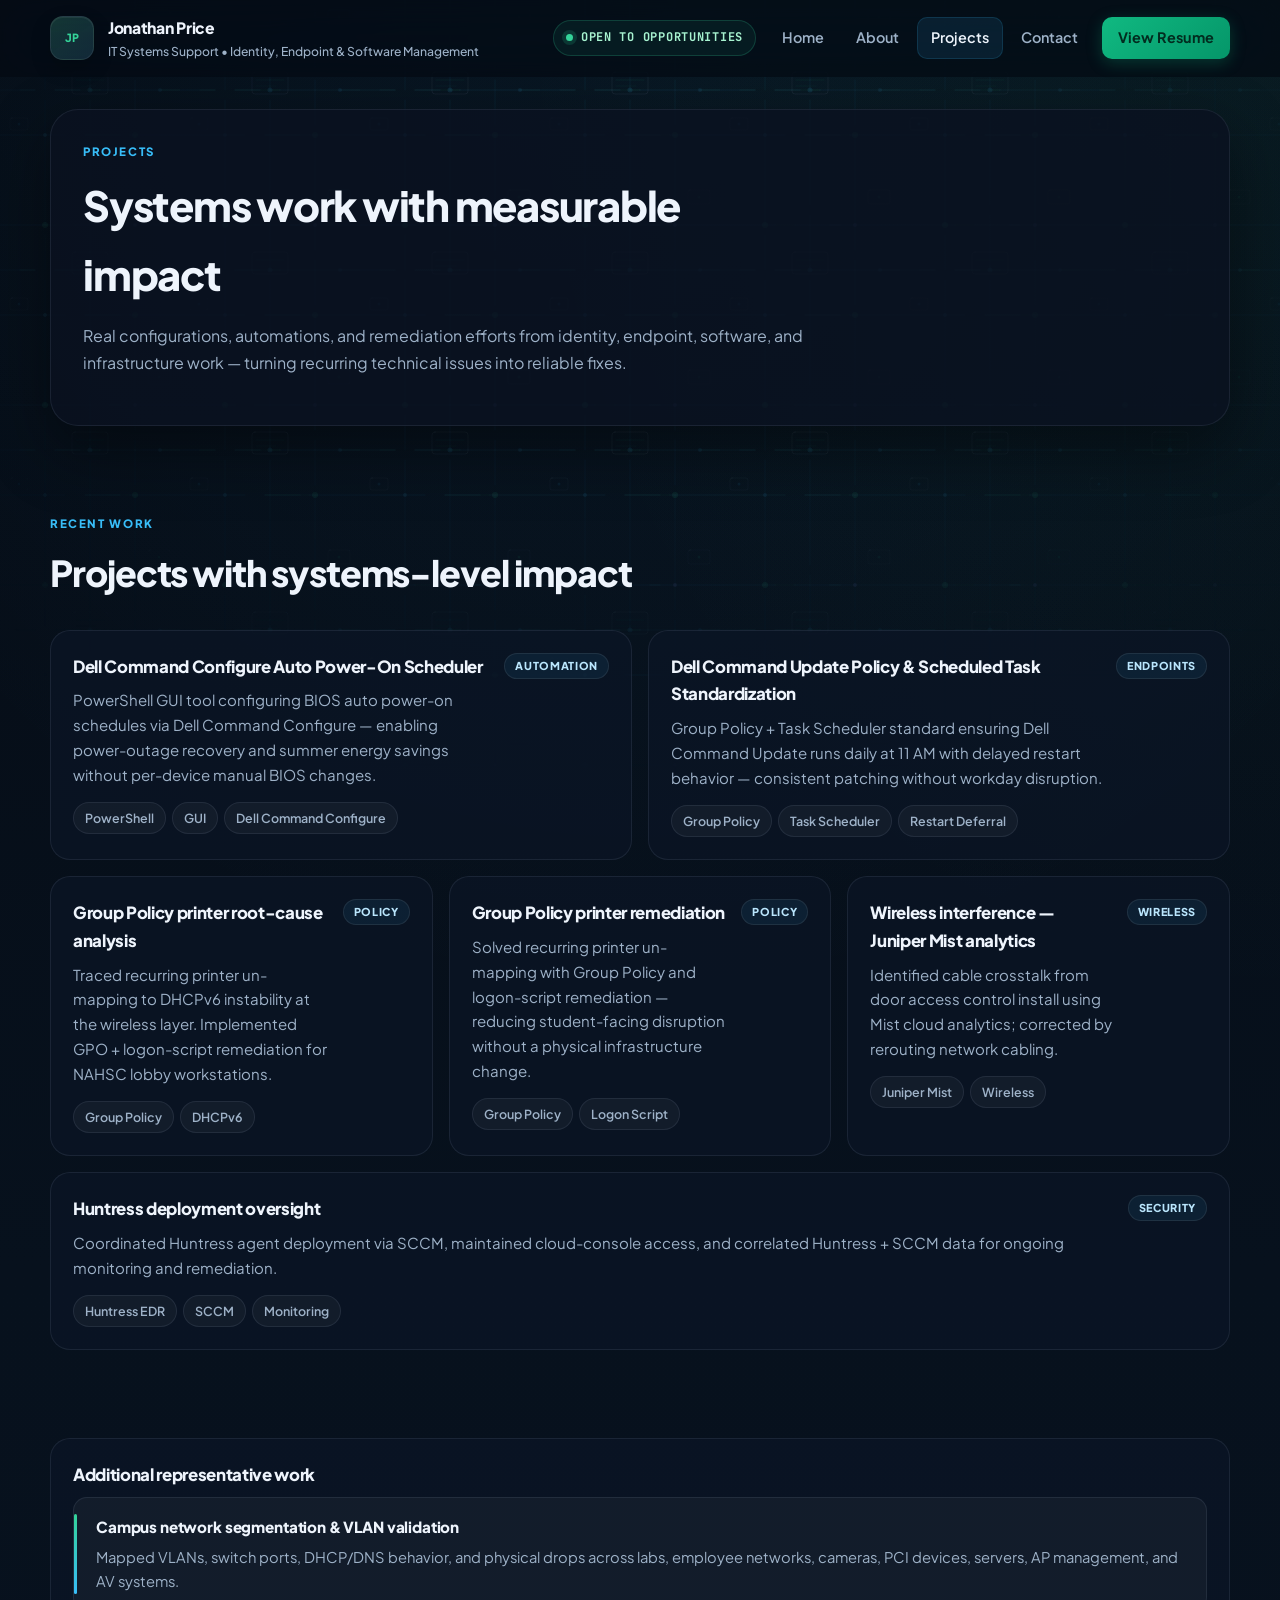
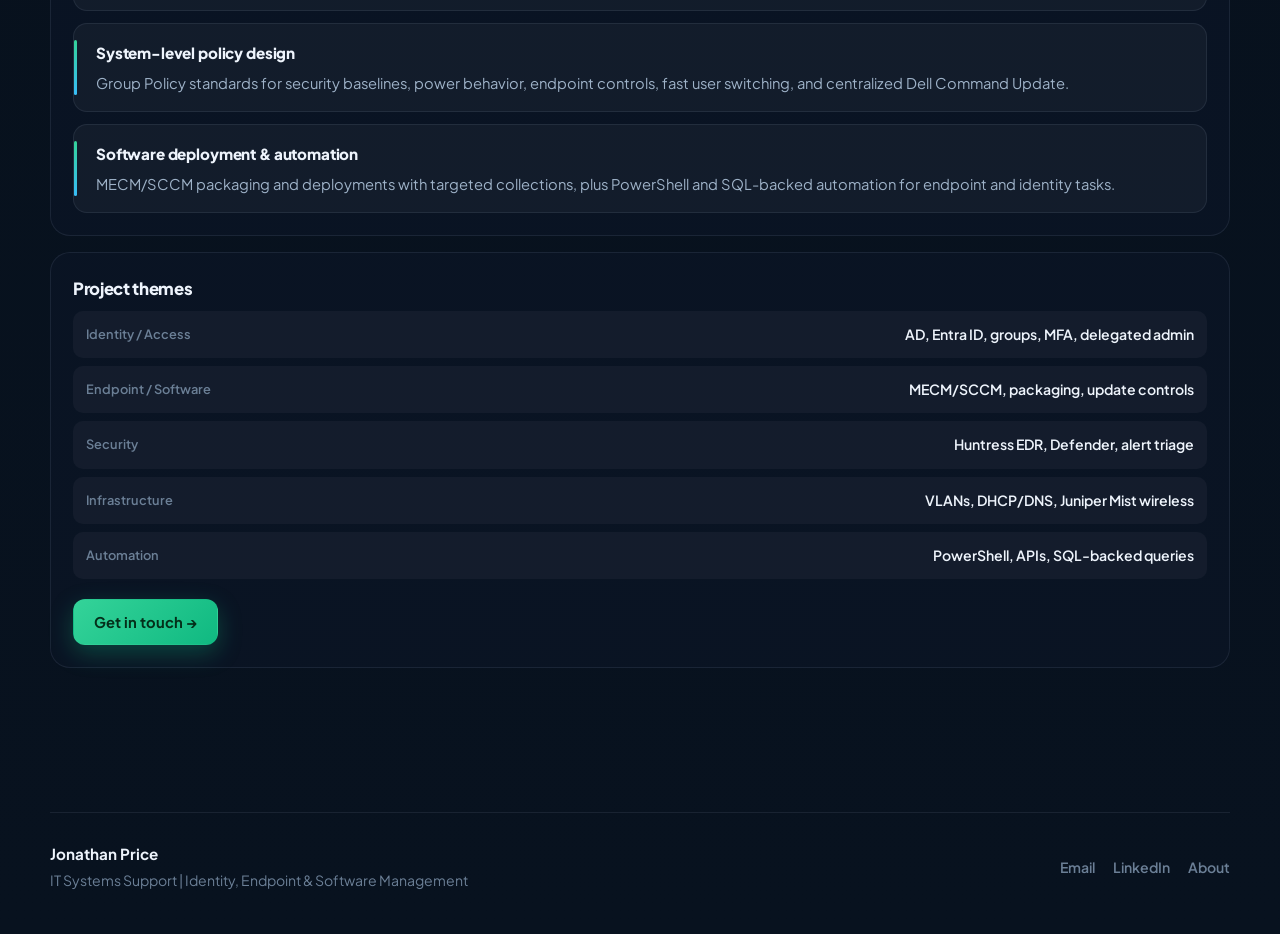
<file: projects.html>
<!DOCTYPE html>
<html lang="en">
<head>
  <title>Projects | Jonathan Price</title>
  <meta name="description" content="Representative identity, endpoint, software management, and infrastructure projects by Jonathan Price." />
  <meta charset="UTF-8" />
  <meta name="viewport" content="width=device-width, initial-scale=1, viewport-fit=cover" />
  <meta name="theme-color" content="#060d18" />
  <link rel="preconnect" href="https://fonts.googleapis.com" />
  <link rel="preconnect" href="https://fonts.gstatic.com" crossorigin />
  <link href="https://fonts.googleapis.com/css2?family=JetBrains+Mono:wght@500;600&family=Plus+Jakarta+Sans:wght@400;500;600;700;800&display=swap" rel="stylesheet" />
  <link rel="stylesheet" href="styles.css" />
</head>
<body>
  <a class="skip-link" href="#projects-main">Skip to content</a>

  <header class="topbar" id="topbar">
    <div class="container topbar-inner">
      <a class="brand" href="index.html">
        <div class="brand-mark" aria-hidden="true"></div>
        <div class="brand-copy">
          <p class="brand-title">Jonathan Price</p>
          <p class="brand-subtitle">IT Systems Support • Identity, Endpoint &amp; Software Management</p>
        </div>
      </a>
      <div class="topbar-right">
        <div class="status-pill mono">Open to opportunities</div>
        <button class="nav-toggle" type="button" aria-label="Toggle navigation" aria-controls="site-nav" aria-expanded="false">
          <span class="bar"></span>
        </button>
        <nav class="nav" id="site-nav" aria-label="Primary">
          <a href="index.html">Home</a>
          <a href="about.html">About</a>
          <a href="projects.html">Projects</a>
          <a href="index.html#contact">Contact</a>
          <a class="nav-cta" href="about.html#experience">View Resume</a>
        </nav>
      </div>
    </div>
  </header>

  <main id="projects-main">
    <section class="page-hero reveal">
      <div class="container">
        <div class="page-shell">
          <div class="section-kicker">Projects</div>
          <h1>Systems work with measurable impact</h1>
          <p class="page-meta">
            Real configurations, automations, and remediation efforts from identity, endpoint, software,
            and infrastructure work — turning recurring technical issues into reliable fixes.
          </p>
        </div>
      </div>
    </section>

    <section class="section reveal">
      <div class="container">
        <div class="section-header">
          <div class="section-kicker">Recent Work</div>
          <h2>Projects with systems-level impact</h2>
        </div>

        <div class="cards">
          <article class="card">
            <div class="card-top">
              <div>
                <h3>Dell Command Configure Auto Power-On Scheduler</h3>
                <p>PowerShell GUI tool configuring BIOS auto power-on schedules via Dell Command Configure — enabling power-outage recovery and summer energy savings without per-device manual BIOS changes.</p>
              </div>
              <span class="badge">Automation</span>
            </div>
            <div class="tags">
              <span class="tag">PowerShell</span>
              <span class="tag">GUI</span>
              <span class="tag">Dell Command Configure</span>
            </div>
          </article>

          <article class="card">
            <div class="card-top">
              <div>
                <h3>Dell Command Update Policy &amp; Scheduled Task Standardization</h3>
                <p>Group Policy + Task Scheduler standard ensuring Dell Command Update runs daily at 11 AM with delayed restart behavior — consistent patching without workday disruption.</p>
              </div>
              <span class="badge">Endpoints</span>
            </div>
            <div class="tags">
              <span class="tag">Group Policy</span>
              <span class="tag">Task Scheduler</span>
              <span class="tag">Restart Deferral</span>
            </div>
          </article>

          <article class="card small">
            <div class="card-top">
              <div>
                <h3>Group Policy printer root-cause analysis</h3>
                <p>Traced recurring printer un-mapping to DHCPv6 instability at the wireless layer. Implemented GPO + logon-script remediation for NAHSC lobby workstations.</p>
              </div>
              <span class="badge">Policy</span>
            </div>
            <div class="tags">
              <span class="tag">Group Policy</span>
              <span class="tag">DHCPv6</span>
            </div>
          </article>

          <article class="card small">
            <div class="card-top">
              <div>
                <h3>Group Policy printer remediation</h3>
                <p>Solved recurring printer un-mapping with Group Policy and logon-script remediation — reducing student-facing disruption without a physical infrastructure change.</p>
              </div>
              <span class="badge">Policy</span>
            </div>
            <div class="tags">
              <span class="tag">Group Policy</span>
              <span class="tag">Logon Script</span>
            </div>
          </article>

          <article class="card small">
            <div class="card-top">
              <div>
                <h3>Wireless interference — Juniper Mist analytics</h3>
                <p>Identified cable crosstalk from door access control install using Mist cloud analytics; corrected by rerouting network cabling.</p>
              </div>
              <span class="badge">Wireless</span>
            </div>
            <div class="tags">
              <span class="tag">Juniper Mist</span>
              <span class="tag">Wireless</span>
            </div>
          </article>

          <article class="card full">
            <div class="card-top">
              <div>
                <h3>Huntress deployment oversight</h3>
                <p>Coordinated Huntress agent deployment via SCCM, maintained cloud-console access, and correlated Huntress + SCCM data for ongoing monitoring and remediation.</p>
              </div>
              <span class="badge">Security</span>
            </div>
            <div class="tags">
              <span class="tag">Huntress EDR</span>
              <span class="tag">SCCM</span>
              <span class="tag">Monitoring</span>
            </div>
          </article>
        </div>
      </div>
    </section>

    <section class="section reveal">
      <div class="container">
        <div class="two-col">
          <div class="card">
            <h3>Additional representative work</h3>
            <div class="timeline">
              <div class="timeline-item">
                <div class="timeline-top">
                  <div class="timeline-title">Campus network segmentation &amp; VLAN validation</div>
                </div>
                <p>Mapped VLANs, switch ports, DHCP/DNS behavior, and physical drops across labs, employee networks, cameras, PCI devices, servers, AP management, and AV systems.</p>
              </div>
              <div class="timeline-item">
                <div class="timeline-top">
                  <div class="timeline-title">System-level policy design</div>
                </div>
                <p>Group Policy standards for security baselines, power behavior, endpoint controls, fast user switching, and centralized Dell Command Update.</p>
              </div>
              <div class="timeline-item">
                <div class="timeline-top">
                  <div class="timeline-title">Software deployment &amp; automation</div>
                </div>
                <p>MECM/SCCM packaging and deployments with targeted collections, plus PowerShell and SQL-backed automation for endpoint and identity tasks.</p>
              </div>
            </div>
          </div>
          <div class="card">
            <h3>Project themes</h3>
            <div class="panel-list">
              <div class="panel-item">
                <span>Identity / Access</span>
                <span>AD, Entra ID, groups, MFA, delegated admin</span>
              </div>
              <div class="panel-item">
                <span>Endpoint / Software</span>
                <span>MECM/SCCM, packaging, update controls</span>
              </div>
              <div class="panel-item">
                <span>Security</span>
                <span>Huntress EDR, Defender, alert triage</span>
              </div>
              <div class="panel-item">
                <span>Infrastructure</span>
                <span>VLANs, DHCP/DNS, Juniper Mist wireless</span>
              </div>
              <div class="panel-item">
                <span>Automation</span>
                <span>PowerShell, APIs, SQL-backed queries</span>
              </div>
            </div>
            <p style="margin-top: 20px;">
              <a class="btn btn-primary" href="index.html#contact">Get in touch →</a>
            </p>
          </div>
        </div>
      </div>
    </section>
  </main>

  <footer class="footer">
    <div class="container footer-shell">
      <div>
        <strong>Jonathan Price</strong><br />
        <span>IT Systems Support | Identity, Endpoint &amp; Software Management</span>
      </div>
      <div class="footer-links">
        <a href="mailto:jonathanprice859@gmail.com">Email</a>
        <a href="https://linkedin.com/in/jonathan-price-801945351" target="_blank" rel="noreferrer">LinkedIn</a>
        <a href="about.html">About</a>
      </div>
    </div>
  </footer>

  <script src="script.js"></script>
</body>
</html>
</file>
<file: styles.css>
:root {
  --bg: #060d18;
  --bg-2: #0a1424;
  --bg-elevated: rgba(10, 18, 32, 0.82);
  --panel: rgba(12, 22, 38, 0.72);
  --panel-strong: rgba(6, 12, 22, 0.94);

  --border: rgba(148, 163, 184, 0.12);
  --border-strong: rgba(148, 163, 184, 0.22);
  --white-04: rgba(255, 255, 255, 0.04);
  --white-06: rgba(255, 255, 255, 0.06);
  --white-08: rgba(255, 255, 255, 0.08);

  --text: #eef4fc;
  --muted: #9eb2c8;
  --muted-2: #6b7f96;

  --accent: #34d399;
  --accent-dim: #10b981;
  --accent-2: #38bdf8;
  --accent-3: #818cf8;

  --shadow-xl: 0 24px 64px rgba(0, 0, 0, 0.42);
  --shadow-lg: 0 12px 32px rgba(0, 0, 0, 0.28);
  --shadow-glow: 0 0 48px rgba(52, 211, 153, 0.1);

  --radius-xl: 28px;
  --radius-lg: 20px;
  --radius-md: 14px;
  --radius-sm: 10px;

  --max: 1180px;
  --nav-h: 76px;
  --section-gap: 88px;
}

* { box-sizing: border-box; }

html {
  scroll-behavior: smooth;
  scroll-padding-top: calc(var(--nav-h) + 24px);
}

body {
  margin: 0;
  color: var(--text);
  font-family: "Plus Jakarta Sans", Inter, "Segoe UI", sans-serif;
  background:
    radial-gradient(ellipse 80% 50% at 50% -10%, rgba(56, 189, 248, 0.08), transparent),
    radial-gradient(ellipse 60% 40% at 100% 0%, rgba(52, 211, 153, 0.06), transparent),
    linear-gradient(180deg, #050b14 0%, #07111d 50%, #08121f 100%);
  min-height: 100vh;
  line-height: 1.65;
  -webkit-font-smoothing: antialiased;
  text-rendering: optimizeLegibility;
  overflow-x: hidden;
}

body::before {
  content: "";
  position: fixed;
  inset: 0;
  pointer-events: none;
  z-index: -2;
  background-image: url("circuit-bg.svg");
  background-size: 180px 180px;
  background-repeat: repeat;
  mask-image: radial-gradient(ellipse 95% 85% at 50% 25%, black 20%, transparent 78%);
  opacity: 0.55;
}

body::after {
  content: "";
  position: fixed;
  inset: 0;
  pointer-events: none;
  z-index: -1;
  background-image:
    linear-gradient(rgba(255, 255, 255, 0.012) 1px, transparent 1px),
    linear-gradient(90deg, rgba(255, 255, 255, 0.012) 1px, transparent 1px);
  background-size: 48px 48px;
  mask-image: radial-gradient(ellipse 90% 80% at 50% 30%, black, transparent 85%);
  opacity: 0.35;
}

a { color: inherit; text-decoration: none; }
img { display: block; max-width: 100%; }
button { font: inherit; cursor: pointer; }

.skip-link {
  position: absolute;
  left: 14px;
  top: -48px;
  background: #fff;
  color: #000;
  padding: 10px 14px;
  border-radius: 10px;
  z-index: 9999;
  font-weight: 700;
  transition: top 0.2s ease;
}
.skip-link:focus { top: 14px; }

.container { width: min(var(--max), calc(100% - 40px)); margin-inline: auto; }
.mono { font-family: "JetBrains Mono", ui-monospace, Consolas, monospace; }

/* ── Topbar ── */
.topbar {
  position: sticky;
  top: 0;
  z-index: 1100;
  backdrop-filter: blur(20px) saturate(140%);
  -webkit-backdrop-filter: blur(20px) saturate(140%);
  background: rgba(5, 10, 18, 0.72);
  border-bottom: 1px solid transparent;
  transition: background 0.3s ease, border-color 0.3s ease, box-shadow 0.3s ease;
}

.topbar.is-scrolled {
  background: rgba(5, 10, 18, 0.92);
  border-bottom-color: var(--border);
  box-shadow: 0 8px 32px rgba(0, 0, 0, 0.24);
}

.topbar-inner {
  min-height: var(--nav-h);
  display: flex;
  align-items: center;
  justify-content: space-between;
  gap: 18px;
  padding: 8px 0;
}

.brand {
  display: flex;
  align-items: center;
  gap: 14px;
  min-width: 0;
}

.brand-mark {
  width: 44px;
  height: 44px;
  border-radius: 13px;
  flex-shrink: 0;
  border: 1px solid var(--white-08);
  background:
    linear-gradient(145deg, rgba(52, 211, 153, 0.18), rgba(56, 189, 248, 0.12)),
    var(--white-04);
  box-shadow: inset 0 1px 0 rgba(255, 255, 255, 0.06), 0 8px 20px rgba(0, 0, 0, 0.2);
  position: relative;
}

.brand-mark::after {
  content: "JP";
  position: absolute;
  inset: 0;
  display: grid;
  place-items: center;
  font-size: 0.72rem;
  font-weight: 800;
  letter-spacing: 0.04em;
  color: var(--accent);
  font-family: "JetBrains Mono", monospace;
}

.brand-title {
  margin: 0;
  font-size: 0.98rem;
  font-weight: 800;
  letter-spacing: -0.02em;
}

.brand-subtitle {
  margin: 1px 0 0;
  color: var(--muted);
  font-size: 0.76rem;
  font-weight: 500;
}

.topbar-right { display: flex; align-items: center; gap: 12px; }

.status-pill {
  display: inline-flex;
  align-items: center;
  gap: 8px;
  min-height: 36px;
  padding: 0 12px;
  border-radius: 999px;
  border: 1px solid rgba(52, 211, 153, 0.2);
  background: rgba(52, 211, 153, 0.07);
  color: #a7f3d0;
  font-size: 0.75rem;
  font-weight: 700;
  letter-spacing: 0.06em;
  text-transform: uppercase;
}

.status-pill::before {
  content: "";
  width: 7px;
  height: 7px;
  border-radius: 999px;
  background: var(--accent);
  box-shadow: 0 0 0 4px rgba(52, 211, 153, 0.15);
  animation: pulse 2.4s ease-in-out infinite;
}

@keyframes pulse {
  0%, 100% { opacity: 1; }
  50% { opacity: 0.55; }
}

.nav-toggle {
  display: none;
  align-items: center;
  justify-content: center;
  width: 42px;
  height: 42px;
  border-radius: 12px;
  border: 1px solid var(--white-08);
  background: var(--white-04);
  color: var(--text);
}

.nav-toggle .bar {
  width: 18px;
  height: 2px;
  border-radius: 999px;
  background: currentColor;
  position: relative;
  transition: 0.2s ease;
}

.nav-toggle .bar::before,
.nav-toggle .bar::after {
  content: "";
  position: absolute;
  left: 0;
  width: 18px;
  height: 2px;
  border-radius: 999px;
  background: currentColor;
  transition: 0.2s ease;
}
.nav-toggle .bar::before { top: -6px; }
.nav-toggle .bar::after { top: 6px; }
.nav-toggle[aria-expanded="true"] .bar { background: transparent; }
.nav-toggle[aria-expanded="true"] .bar::before { top: 0; transform: rotate(45deg); }
.nav-toggle[aria-expanded="true"] .bar::after { top: 0; transform: rotate(-45deg); }

.nav { display: flex; align-items: center; gap: 4px; }

.nav a {
  color: var(--muted);
  font-size: 0.9rem;
  font-weight: 600;
  padding: 9px 14px;
  border-radius: 10px;
  transition: color 0.2s, background 0.2s;
}

.nav a:hover,
.nav a:focus-visible {
  color: var(--text);
  background: var(--white-04);
  outline: none;
}

.nav a.active {
  color: var(--text);
  background: rgba(56, 189, 248, 0.1);
  box-shadow: inset 0 0 0 1px rgba(56, 189, 248, 0.15);
}

.nav-cta {
  margin-left: 6px;
  padding: 9px 16px !important;
  background: linear-gradient(135deg, var(--accent-dim), #059669) !important;
  color: #022c1f !important;
  font-weight: 700 !important;
  box-shadow: 0 4px 16px rgba(16, 185, 129, 0.25);
}

.nav-cta:hover {
  filter: brightness(1.06);
  color: #022c1f !important;
}

/* ── Hero ── */
main { position: relative; z-index: 1; }
.hero { padding: 40px 0 16px; }

.hero-shell {
  position: relative;
  border-radius: var(--radius-xl);
  padding: 36px;
  border: 1px solid var(--border);
  background: linear-gradient(165deg, rgba(255, 255, 255, 0.04) 0%, rgba(255, 255, 255, 0.01) 100%), var(--bg-elevated);
  box-shadow: var(--shadow-xl), var(--shadow-glow);
  overflow: hidden;
}

.hero-shell::before {
  content: "";
  position: absolute;
  top: -40%;
  right: -15%;
  width: 420px;
  height: 420px;
  background: radial-gradient(circle, rgba(56, 189, 248, 0.12), transparent 68%);
  pointer-events: none;
}

.hero-grid {
  display: grid;
  grid-template-columns: minmax(0, 1.25fr) minmax(300px, 0.9fr);
  gap: 32px;
  align-items: stretch;
  position: relative;
}

.eyebrow {
  display: inline-flex;
  align-items: center;
  gap: 10px;
  padding: 8px 14px;
  border-radius: 999px;
  background: var(--white-04);
  border: 1px solid var(--white-08);
  color: var(--muted);
  font-size: 0.82rem;
  font-weight: 600;
  margin-bottom: 20px;
}

.eyebrow .dot {
  width: 7px;
  height: 7px;
  border-radius: 999px;
  background: var(--accent);
  box-shadow: 0 0 0 5px rgba(52, 211, 153, 0.12);
}

.hero-copy h1 {
  margin: 0 0 18px;
  font-size: clamp(2.2rem, 5vw, 3.75rem);
  line-height: 1.05;
  letter-spacing: -0.035em;
  font-weight: 800;
  max-width: 14ch;
}

.hero-copy .accent {
  background: linear-gradient(120deg, #fff 0%, #7dd3fc 45%, #34d399 100%);
  -webkit-background-clip: text;
  background-clip: text;
  color: transparent;
}

.hero-copy p {
  margin: 0;
  color: var(--muted);
  max-width: 58ch;
  font-size: 1.05rem;
  line-height: 1.7;
}

.hero-actions {
  display: flex;
  gap: 12px;
  margin-top: 28px;
  flex-wrap: wrap;
}

.hero-foot {
  display: flex;
  flex-wrap: wrap;
  gap: 10px;
  margin-top: 28px;
}

.inline-stat {
  display: inline-flex;
  align-items: center;
  padding: 6px 12px;
  border-radius: 999px;
  background: var(--white-04);
  border: 1px solid var(--border);
  color: var(--muted);
  font-size: 0.8rem;
  font-weight: 600;
}

.btn {
  display: inline-flex;
  align-items: center;
  justify-content: center;
  gap: 8px;
  min-height: 46px;
  padding: 0 20px;
  border-radius: 12px;
  font-weight: 700;
  font-size: 0.92rem;
  border: 1px solid transparent;
  transition: transform 0.2s, filter 0.2s, background 0.2s;
}

.btn:hover { transform: translateY(-2px); }

.btn-primary {
  background: linear-gradient(135deg, var(--accent), var(--accent-dim));
  color: #042f1a;
  box-shadow: 0 8px 24px rgba(16, 185, 129, 0.3);
}

.btn-secondary {
  border-color: var(--border-strong);
  background: var(--white-04);
  color: var(--text);
}

.btn-secondary:hover { background: var(--white-06); }

.btn-ghost {
  border-color: transparent;
  background: transparent;
  color: var(--accent-2);
  padding: 0 12px;
  min-height: auto;
}

.btn-ghost:hover { background: rgba(56, 189, 248, 0.08); transform: none; }

/* Hero panel */
.hero-panel {
  background: var(--panel-strong);
  border: 1px solid var(--border);
  border-radius: var(--radius-lg);
  padding: 22px;
  display: flex;
  flex-direction: column;
  gap: 18px;
}

.panel-header {
  display: flex;
  align-items: center;
  justify-content: space-between;
  gap: 12px;
}

.panel-title { margin: 0; font-size: 0.95rem; font-weight: 800; }

.panel-status {
  font-size: 0.72rem;
  font-weight: 700;
  text-transform: uppercase;
  letter-spacing: 0.08em;
  color: var(--accent);
  padding: 5px 10px;
  border-radius: 999px;
  background: rgba(52, 211, 153, 0.1);
  border: 1px solid rgba(52, 211, 153, 0.2);
}

.stat-grid { display: grid; grid-template-columns: 1fr 1fr; gap: 10px; }

.stat {
  padding: 14px;
  border-radius: var(--radius-md);
  background: var(--white-04);
  border: 1px solid var(--border);
}

.stat-label { color: var(--muted-2); font-size: 0.72rem; font-weight: 600; text-transform: uppercase; letter-spacing: 0.06em; margin-bottom: 4px; }
.stat-value { font-size: 1rem; font-weight: 800; letter-spacing: -0.02em; }

.panel-list { display: grid; gap: 8px; }

.panel-item {
  display: flex;
  justify-content: space-between;
  align-items: center;
  gap: 12px;
  padding: 11px 12px;
  border-radius: var(--radius-sm);
  background: var(--white-04);
  border: 1px solid transparent;
  font-size: 0.88rem;
  transition: border-color 0.2s, background 0.2s;
}

.panel-item:hover { border-color: var(--border); background: var(--white-06); }
.panel-item span:first-child { color: var(--muted-2); font-weight: 600; font-size: 0.8rem; }
.panel-item span:last-child { color: var(--text); font-weight: 600; text-align: right; }

.panel-item a { color: var(--accent-2); }
.panel-item a:hover { text-decoration: underline; }

/* Metrics strip */
.metrics-strip {
  display: grid;
  grid-template-columns: repeat(2, 1fr);
  gap: 14px;
  margin-top: 48px;
  max-width: 560px;
}

.metric-card {
  text-align: center;
  padding: 22px 16px;
  border-radius: var(--radius-lg);
  background: var(--panel);
  border: 1px solid var(--border);
  transition: transform 0.25s, border-color 0.25s;
}

.metric-card:hover {
  transform: translateY(-3px);
  border-color: var(--border-strong);
}

.metric-value {
  font-size: clamp(1.6rem, 3vw, 2.2rem);
  font-weight: 800;
  letter-spacing: -0.03em;
  background: linear-gradient(135deg, var(--text), var(--accent-2));
  -webkit-background-clip: text;
  background-clip: text;
  color: transparent;
  line-height: 1.1;
}

.metric-label {
  margin-top: 6px;
  color: var(--muted);
  font-size: 0.82rem;
  font-weight: 600;
}

/* Sections */
.section { padding: var(--section-gap) 0 0; }
.section-header { margin-bottom: 28px; max-width: 720px; }

.section-kicker {
  color: var(--accent-2);
  font-size: 0.72rem;
  letter-spacing: 0.14em;
  text-transform: uppercase;
  font-weight: 800;
  margin-bottom: 10px;
}

.section h2 {
  margin: 0;
  font-size: clamp(1.65rem, 2.8vw, 2.35rem);
  letter-spacing: -0.03em;
  font-weight: 800;
}

.section p.lead {
  margin: 12px 0 0;
  color: var(--muted);
  font-size: 1.02rem;
  line-height: 1.7;
}

.section-divider {
  height: 1px;
  background: linear-gradient(90deg, transparent, var(--border-strong), transparent);
  margin: 0;
  border: none;
}

/* Cards */
.cards { display: grid; grid-template-columns: repeat(12, 1fr); gap: 16px; }

.card {
  grid-column: span 6;
  position: relative;
  background: var(--panel);
  border: 1px solid var(--border);
  border-radius: var(--radius-lg);
  padding: 22px;
  transition: transform 0.25s, border-color 0.25s, box-shadow 0.25s;
}

.card:hover {
  transform: translateY(-4px);
  border-color: var(--border-strong);
  box-shadow: var(--shadow-lg);
}

.card.small { grid-column: span 4; }
.card.full { grid-column: span 12; }
.card h3 { margin: 0 0 8px; font-size: 1.05rem; font-weight: 800; letter-spacing: -0.02em; }
.card p { margin: 0; color: var(--muted); font-size: 0.94rem; line-height: 1.65; }

.card-top {
  display: flex;
  align-items: flex-start;
  justify-content: space-between;
  gap: 14px;
  margin-bottom: 12px;
}

.badge {
  display: inline-flex;
  align-items: center;
  min-height: 26px;
  padding: 0 10px;
  border-radius: 999px;
  font-size: 0.68rem;
  font-weight: 800;
  letter-spacing: 0.06em;
  text-transform: uppercase;
  border: 1px solid var(--white-08);
  color: #bae6fd;
  background: rgba(56, 189, 248, 0.08);
  white-space: nowrap;
  flex-shrink: 0;
}

.tags { display: flex; flex-wrap: wrap; gap: 6px; margin-top: 14px; }

.tag {
  padding: 5px 11px;
  border-radius: 999px;
  background: var(--white-04);
  border: 1px solid var(--border);
  color: var(--muted);
  font-size: 0.78rem;
  font-weight: 600;
}

/* Contact grid */
.contact-grid {
  display: grid;
  grid-template-columns: repeat(2, 1fr);
  gap: 14px;
}

.contact-card {
  display: flex;
  flex-direction: column;
  gap: 6px;
  padding: 20px;
  border-radius: var(--radius-lg);
  background: var(--panel);
  border: 1px solid var(--border);
  transition: transform 0.2s, border-color 0.2s;
}

.contact-card:hover {
  transform: translateY(-2px);
  border-color: rgba(56, 189, 248, 0.25);
}

.contact-card-label {
  font-size: 0.72rem;
  font-weight: 700;
  text-transform: uppercase;
  letter-spacing: 0.08em;
  color: var(--muted-2);
}

.contact-card-value {
  font-size: 0.95rem;
  font-weight: 700;
  color: var(--text);
}

.contact-card-value a { color: var(--accent-2); }
.contact-card-value a:hover { text-decoration: underline; }

/* Timeline */
.two-col { display: grid; grid-template-columns: 1.1fr 0.9fr; gap: 16px; }
.timeline { display: grid; gap: 12px; }

.timeline-item {
  position: relative;
  padding: 16px 16px 16px 22px;
  border-radius: var(--radius-md);
  background: var(--white-04);
  border: 1px solid var(--border);
  transition: border-color 0.2s, transform 0.2s;
}

.timeline-item:hover {
  border-color: var(--border-strong);
  transform: translateX(4px);
}

.timeline-item::before {
  content: "";
  position: absolute;
  top: 16px;
  left: 0;
  width: 3px;
  height: calc(100% - 32px);
  border-radius: 999px;
  background: linear-gradient(180deg, var(--accent), var(--accent-2));
}

.timeline-top {
  display: flex;
  justify-content: space-between;
  gap: 12px;
  flex-wrap: wrap;
  margin-bottom: 6px;
}

.timeline-title { font-weight: 800; font-size: 0.95rem; letter-spacing: -0.01em; }
.timeline-date { color: var(--muted-2); font-size: 0.82rem; white-space: nowrap; }
.timeline-item p { color: var(--muted); margin: 0; font-size: 0.92rem; }

.bullet-list {
  margin: 10px 0 0;
  padding-left: 18px;
  color: var(--muted);
  font-size: 0.92rem;
  line-height: 1.65;
}

.bullet-list li { margin-bottom: 6px; }
.bullet-list li:last-child { margin-bottom: 0; }

.focus-areas {
  margin: 10px 0 0;
  color: var(--muted-2);
  font-size: 0.86rem;
  font-style: italic;
  line-height: 1.6;
}

/* Page hero */
.page-hero { padding: 32px 0 0; }

.page-shell {
  border: 1px solid var(--border);
  background: var(--bg-elevated);
  box-shadow: var(--shadow-xl);
  border-radius: var(--radius-xl);
  padding: 32px;
}

.page-shell h1 {
  margin: 0;
  font-size: clamp(1.8rem, 3.5vw, 2.6rem);
  letter-spacing: -0.03em;
  font-weight: 800;
  max-width: 22ch;
}

.page-meta {
  color: var(--muted);
  font-size: 1rem;
  margin-top: 14px;
  max-width: 62ch;
  line-height: 1.7;
}

/* Footer */
.footer {
  padding: 56px 0 40px;
  margin-top: var(--section-gap);
  color: var(--muted-2);
}

.footer-shell {
  display: flex;
  justify-content: space-between;
  gap: 20px;
  flex-wrap: wrap;
  align-items: center;
  border-top: 1px solid var(--border);
  padding-top: 28px;
}

.footer strong { color: var(--text); font-size: 0.95rem; }
.footer span { font-size: 0.88rem; }
.footer-links { display: flex; gap: 18px; flex-wrap: wrap; }
.footer-links a { font-size: 0.88rem; font-weight: 600; transition: color 0.2s; }
.footer-links a:hover { color: var(--accent-2); }

.reveal {
  opacity: 0;
  transform: translateY(20px);
  transition: opacity 0.65s ease, transform 0.65s ease;
}
.reveal.is-visible { opacity: 1; transform: translateY(0); }

:focus-visible {
  outline: 2px solid var(--accent-2);
  outline-offset: 3px;
}

@media (max-width: 1024px) {
  .hero-grid, .two-col, .contact-grid { grid-template-columns: 1fr; }
  .metrics-strip { grid-template-columns: repeat(2, 1fr); }
  .card.small { grid-column: span 6; }
}

@media (max-width: 860px) {
  :root { --nav-h: 64px; --section-gap: 64px; }
  .container { width: min(var(--max), calc(100% - 24px)); }
  .status-pill { display: none; }
  .nav-toggle { display: inline-flex; }
  .topbar-inner { flex-wrap: wrap; }

  .nav {
    display: none;
    width: 100%;
    flex-direction: column;
    align-items: stretch;
    gap: 4px;
    padding-bottom: 8px;
  }
  .nav.is-open { display: flex; }
  .nav a { width: 100%; padding: 12px 14px; background: var(--white-04); border: 1px solid var(--border); }
  .nav-cta { margin-left: 0 !important; text-align: center; }

  .hero-shell, .page-shell { padding: 22px; border-radius: 22px; }
  .hero-copy h1 { max-width: 100%; }
  .cards { grid-template-columns: 1fr; }
  .card, .card.small, .card.full { grid-column: span 1; }
}

@media (max-width: 640px) {
  .hero-actions { flex-direction: column; }
  .btn { width: 100%; }
  .stat-grid { grid-template-columns: 1fr; }
  .metrics-strip { grid-template-columns: 1fr 1fr; }
  .panel-item { flex-direction: column; align-items: flex-start; gap: 4px; }
  .panel-item span:last-child { text-align: left; }
}

@media (prefers-reduced-motion: reduce) {
  html { scroll-behavior: auto; }
  *, *::before, *::after { animation: none !important; transition: none !important; }
  .reveal { opacity: 1 !important; transform: none !important; }
}
</file>
